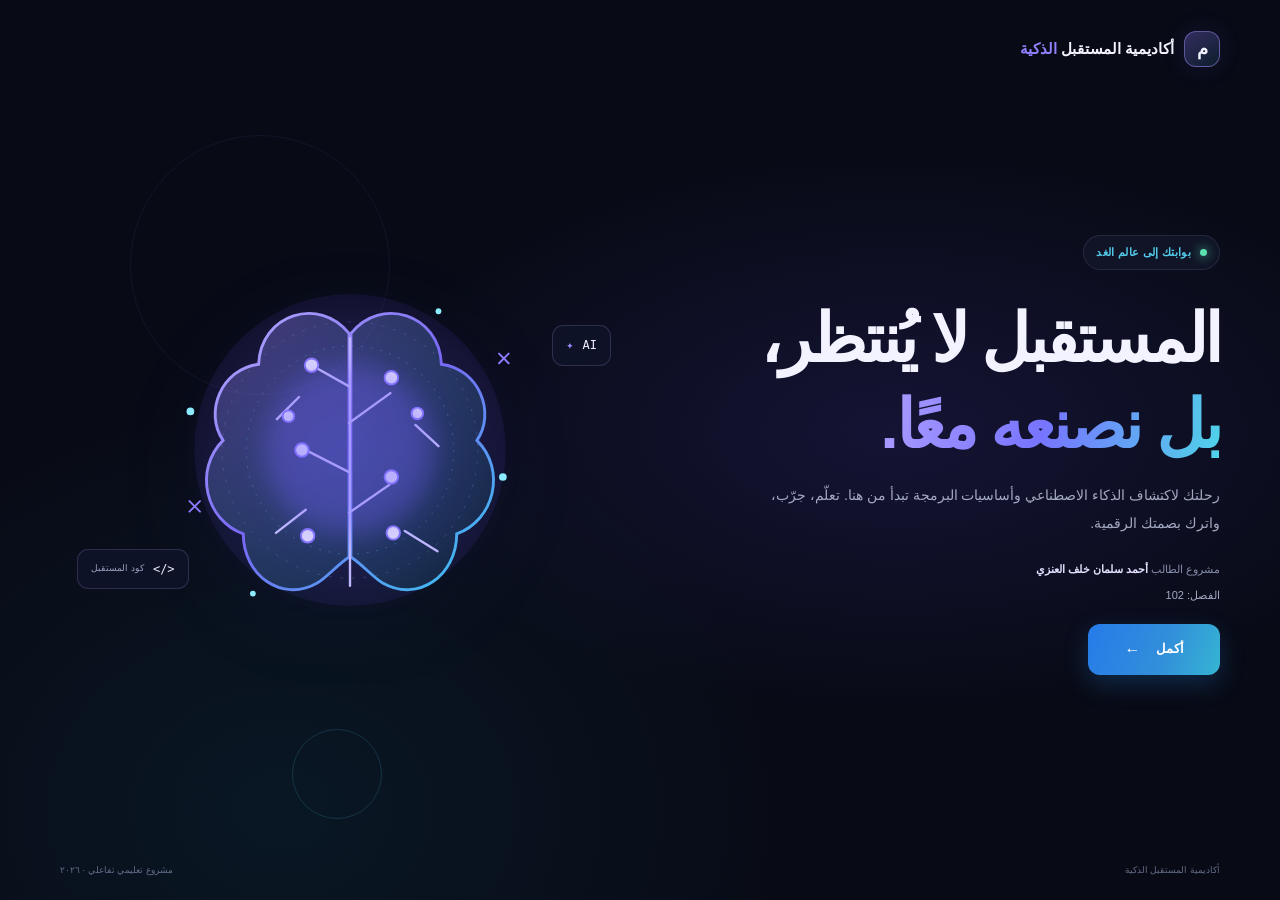
<file: index.html>
<!doctype html>
<html lang="ar" dir="rtl">
<head>
  <meta charset="utf-8">
  <meta name="viewport" content="width=device-width, initial-scale=1">
  <meta name="theme-color" content="#080b16">
  <meta name="description" content="مرحبًا بك في أكاديمية المستقبل الذكية، مشروع تعليمي تفاعلي في الذكاء الاصطناعي والبرمجة.">
  <title>أكاديمية المستقبل الذكية | البداية</title>
  <link rel="stylesheet" href="styles.css">
</head>
<body class="welcome-page">
  <main class="welcome-shell">
    <a class="brand welcome-brand" href="index.html" aria-label="أكاديمية المستقبل الذكية">
      <span class="brand-mark" aria-hidden="true">م</span>
      <span>أكاديمية المستقبل <span class="brand-accent">الذكية</span></span>
    </a>
    <div class="welcome-content">
      <span class="eyebrow"><span class="status-dot"></span> بوابتك إلى عالم الغد</span>
      <h1>المستقبل لا يُنتظر،<br><span class="gradient-text">بل نصنعه معًا.</span></h1>
      <p class="welcome-copy">رحلتك لاكتشاف الذكاء الاصطناعي وأساسيات البرمجة تبدأ من هنا. تعلّم، جرّب، واترك بصمتك الرقمية.</p>
      <p class="student-credit">مشروع الطالب <strong>أحمد سلمان خلف العنزي</strong><span class="student-class">الفصل: 102</span></p>
      <a class="button button-primary button-large welcome-continue" href="home.html">
        أكمل <span aria-hidden="true">←</span>
      </a>
    </div>
    <div class="welcome-orbit orbit-one" aria-hidden="true"></div>
    <div class="welcome-orbit orbit-two" aria-hidden="true"></div>
    <div class="welcome-art" aria-hidden="true">
      <div class="welcome-art-glow"></div>
      <img src="images/ai-brain.svg" alt="">
      <span class="float-chip chip-top">AI <span>✦</span></span>
      <span class="float-chip chip-bottom">&lt;/&gt; <span>كود المستقبل</span></span>
    </div>
    <footer class="welcome-footer"><span>أكاديمية المستقبل الذكية</span><span>مشروع تعليمي تفاعلي · ٢٠٢٦</span></footer>
  </main>
</body>
</html>
</file>
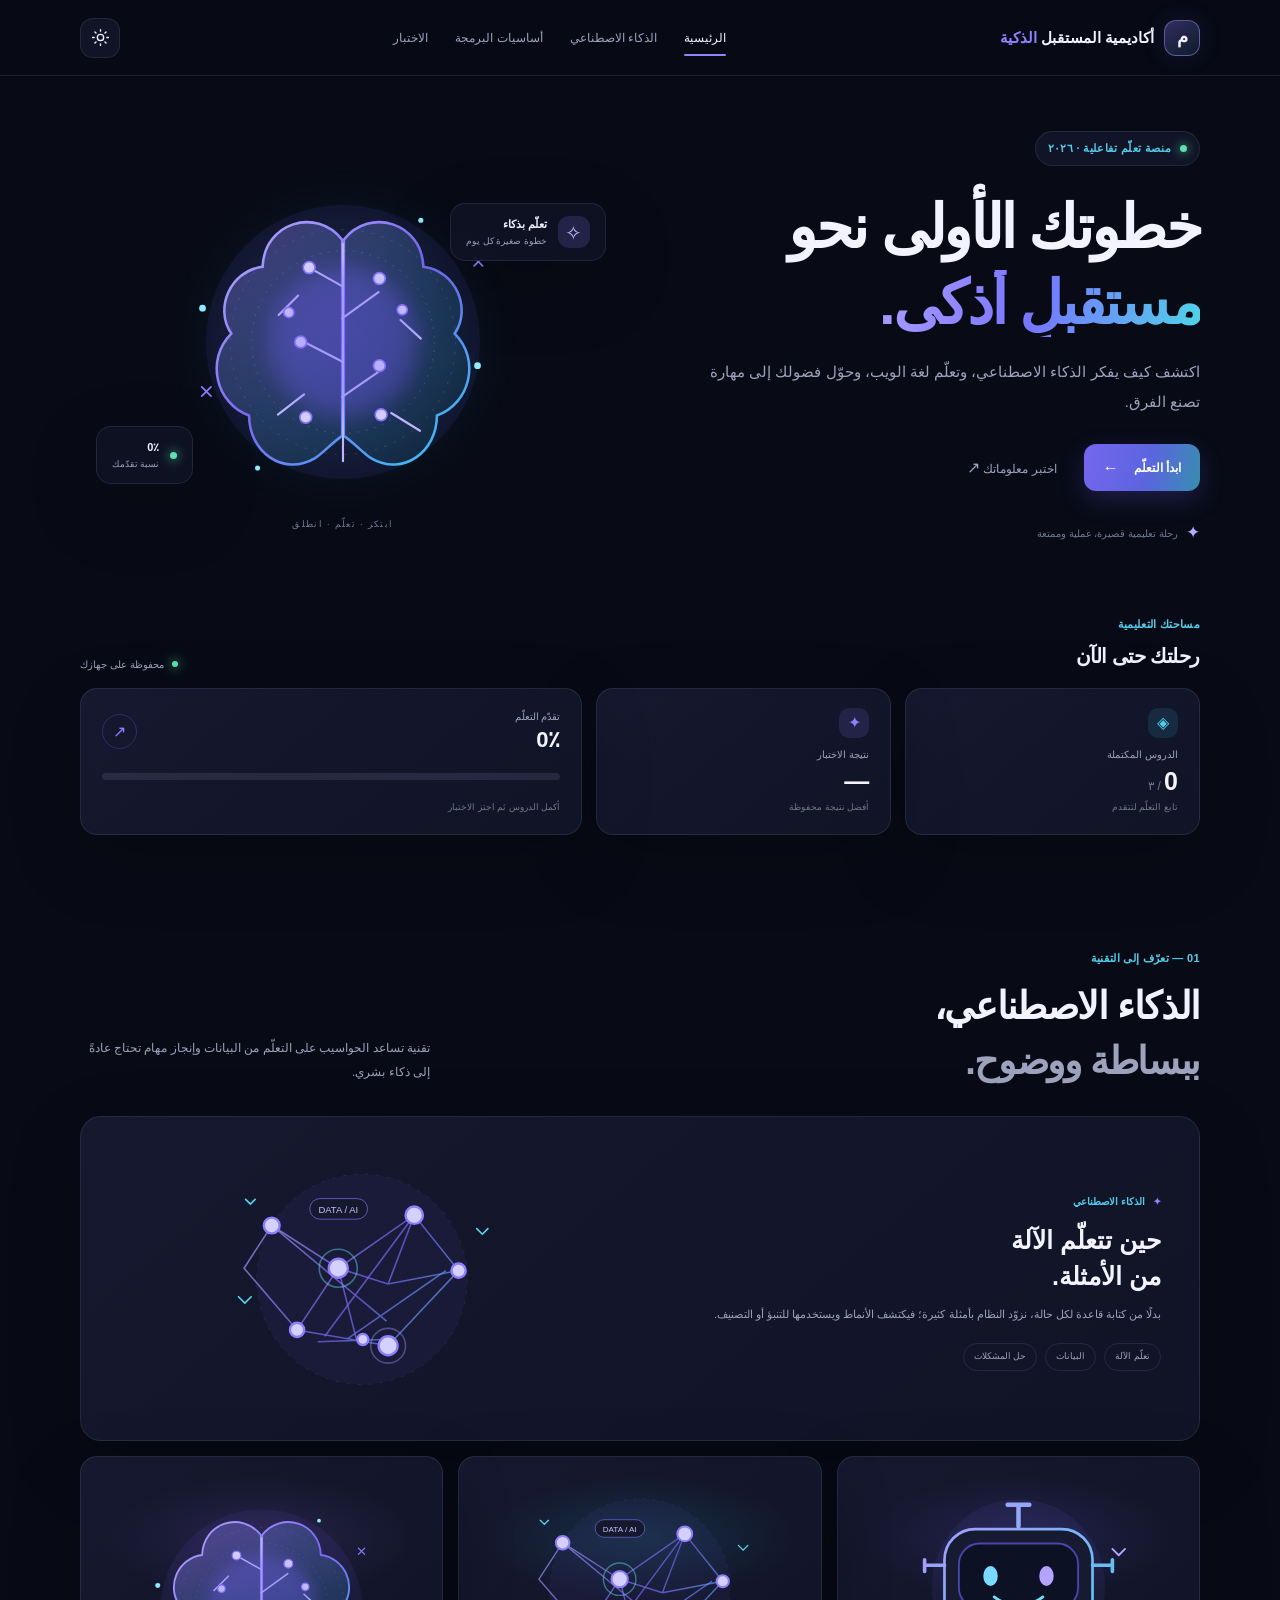
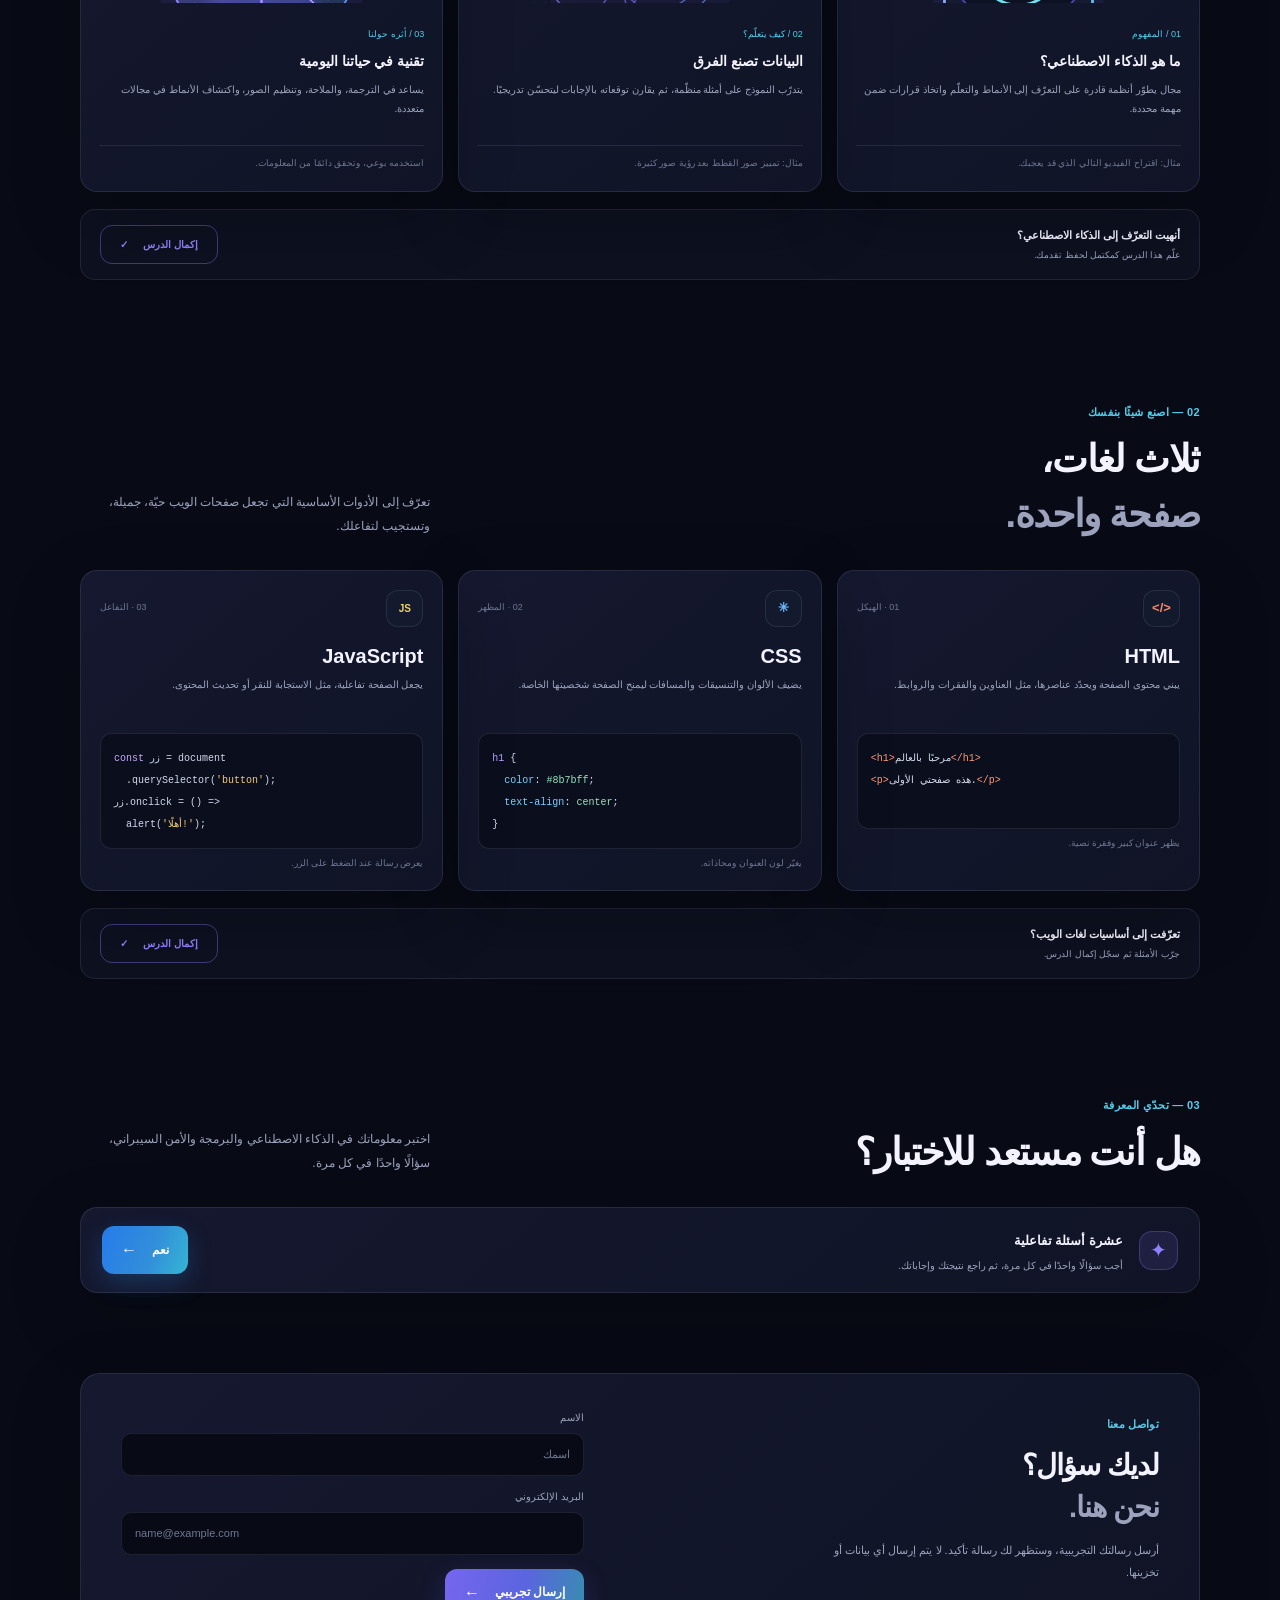
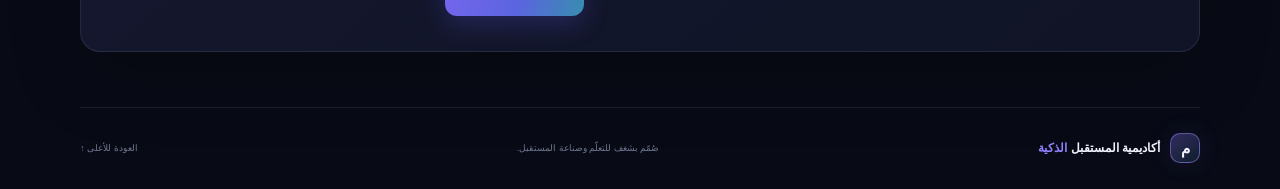
<file: home.html>
<!doctype html>
<html lang="ar" dir="rtl" data-theme="dark">
<head>
  <meta charset="utf-8">
  <meta name="viewport" content="width=device-width, initial-scale=1">
  <meta name="theme-color" content="#080b16">
  <meta name="description" content="منصة تعليمية تفاعلية لتعلم الذكاء الاصطناعي وHTML وCSS وJavaScript، مع اختبار وشهادة إنجاز.">
  <title>أكاديمية المستقبل الذكية | لوحة التعلم</title>
  <link rel="stylesheet" href="styles.css">
  <script src="app.js" defer></script>
</head>
<body>
  <a class="skip-link" href="#main">انتقل إلى المحتوى</a>
  <header class="site-header">
    <a class="brand" href="home.html" aria-label="أكاديمية المستقبل الذكية، الرئيسية">
      <span class="brand-mark" aria-hidden="true">م</span>
      <span>أكاديمية المستقبل <span class="brand-accent">الذكية</span></span>
    </a>
    <button class="icon-button menu-toggle" type="button" aria-label="فتح قائمة التنقل" aria-expanded="false" aria-controls="primary-nav">
      <svg viewBox="0 0 24 24" aria-hidden="true"><path d="M4 7h16M4 12h16M4 17h16"/></svg>
    </button>
    <nav class="main-nav" id="primary-nav" aria-label="التنقل الرئيسي">
      <a class="nav-link active" href="#home">الرئيسية</a>
      <a class="nav-link" href="#ai">الذكاء الاصطناعي</a>
      <a class="nav-link" href="#coding">أساسيات البرمجة</a>
      <a class="nav-link" href="quiz.html">الاختبار</a>
    </nav>
    <button class="icon-button theme-toggle" type="button" aria-label="تفعيل الوضع النهاري" title="تبديل المظهر">
      <svg class="theme-icon" viewBox="0 0 24 24" aria-hidden="true"><circle cx="12" cy="12" r="4"/><path d="M12 2v2m0 16v2M4.93 4.93l1.42 1.42m11.3 11.3 1.42 1.42M2 12h2m16 0h2M4.93 19.07l1.42-1.42m11.3-11.3 1.42-1.42"/></svg>
    </button>
  </header>

  <main id="main">
    <section class="hero section-wrap" id="home">
      <div class="hero-copy reveal">
        <span class="eyebrow"><span class="status-dot"></span> منصة تعلّم تفاعلية · ٢٠٢٦</span>
        <h1>خطوتك الأولى نحو<br><span class="gradient-text">مستقبلٍ أذكى.</span></h1>
        <p>اكتشف كيف يفكر الذكاء الاصطناعي، وتعلّم لغة الويب، وحوّل فضولك إلى مهارة تصنع الفرق.</p>
        <div class="hero-actions">
          <a class="button button-primary" href="#ai">ابدأ التعلّم <span aria-hidden="true">←</span></a>
          <a class="text-link" href="quiz.html">اختبر معلوماتك <span aria-hidden="true">↗</span></a>
        </div>
        <div class="hero-proof"><span class="proof-icon">✦</span><span>رحلة تعليمية قصيرة، عملية وممتعة</span></div>
      </div>
      <div class="hero-visual reveal">
        <div class="hero-glow"></div>
        <img class="hero-image" src="images/ai-brain.svg" alt="رسم توضيحي لشبكة ذكاء اصطناعي مضيئة">
        <div class="floating-card float-card-top"><span class="mini-icon purple">✧</span><span><strong>تعلّم بذكاء</strong><small>خطوة صغيرة كل يوم</small></span></div>
        <div class="floating-card float-card-bottom"><span class="live-pulse"></span><span><strong id="hero-progress">٠٪</strong><small>نسبة تقدّمك</small></span></div>
        <div class="visual-caption">ابتكر · تعلّم · انطلق</div>
      </div>
    </section>

    <section class="dashboard section-wrap" aria-label="لوحة تقدمي">
      <div class="dashboard-heading">
        <div><span class="section-kicker">مساحتك التعليمية</span><h2>رحلتك حتى الآن</h2></div>
        <span class="dashboard-tag"><span class="status-dot"></span> محفوظة على جهازك</span>
      </div>
      <div class="dashboard-grid">
        <article class="stat-card glass-card">
          <span class="stat-icon icon-blue">◈</span><span class="stat-label">الدروس المكتملة</span>
          <strong class="stat-value"><span id="completed-count">٠</span><small> / ٣</small></strong>
          <span class="stat-note">تابع التعلّم لتتقدم</span>
        </article>
        <article class="stat-card glass-card">
          <span class="stat-icon icon-violet">✦</span><span class="stat-label">نتيجة الاختبار</span>
          <strong class="stat-value"><span id="best-score">—</span><small id="score-unit"></small></strong>
          <span class="stat-note">أفضل نتيجة محفوظة</span>
        </article>
        <article class="progress-card glass-card">
          <div class="progress-heading"><div><span class="stat-label">تقدّم التعلّم</span><strong id="progress-label">٠٪</strong></div><span class="progress-ring" aria-hidden="true">↗</span></div>
          <div class="progress-track" role="progressbar" aria-label="التقدم في التعلم" aria-valuemin="0" aria-valuemax="100" aria-valuenow="0" id="progress-bar"><span id="progress-fill"></span></div>
          <span class="stat-note">أكمل الدروس ثم اجتز الاختبار</span>
        </article>
      </div>
    </section>

    <section class="content-section section-wrap" id="ai">
      <div class="section-heading reveal">
        <div><span class="section-kicker">01 — تعرّف إلى التقنية</span><h2>الذكاء الاصطناعي،<br><span class="muted-heading">ببساطة ووضوح.</span></h2></div>
        <p>تقنية تساعد الحواسيب على التعلّم من البيانات وإنجاز مهام تحتاج عادةً إلى ذكاء بشري.</p>
      </div>
      <div class="ai-feature glass-card reveal">
        <div class="ai-feature-copy">
          <span class="feature-label"><span>✦</span> الذكاء الاصطناعي</span>
          <h3>حين تتعلّم الآلة<br>من الأمثلة.</h3>
          <p>بدلًا من كتابة قاعدة لكل حالة، نزوّد النظام بأمثلة كثيرة؛ فيكتشف الأنماط ويستخدمها للتنبؤ أو التصنيف.</p>
          <div class="feature-tags"><span>تعلّم الآلة</span><span>البيانات</span><span>حل المشكلات</span></div>
        </div>
        <div class="ai-feature-art"><img src="images/ai-data.svg" alt="تمثيل بصري للبيانات والشبكات الذكية" loading="lazy"></div>
      </div>
      <div class="concept-grid">
        <article class="concept-card glass-card reveal">
          <div class="concept-image"><img src="images/ai-robot.svg" alt="رسم توضيحي لمساعد ذكي" loading="lazy"></div>
          <span class="concept-number">01 / المفهوم</span><h3>ما هو الذكاء الاصطناعي؟</h3>
          <p>مجال يطوّر أنظمة قادرة على التعرّف إلى الأنماط والتعلّم واتخاذ قرارات ضمن مهمة محددة.</p>
          <span class="concept-example">مثال: اقتراح الفيديو التالي الذي قد يعجبك.</span>
        </article>
        <article class="concept-card glass-card reveal">
          <div class="concept-image image-variant"><img src="images/ai-data.svg" alt="نقاط بيانات مترابطة" loading="lazy"></div>
          <span class="concept-number">02 / كيف يتعلّم؟</span><h3>البيانات تصنع الفرق</h3>
          <p>يتدرّب النموذج على أمثلة منظّمة، ثم يقارن توقعاته بالإجابات ليتحسّن تدريجيًا.</p>
          <span class="concept-example">مثال: تمييز صور القطط بعد رؤية صور كثيرة.</span>
        </article>
        <article class="concept-card glass-card reveal">
          <div class="concept-image image-variant-two"><img src="images/ai-brain.svg" alt="شبكة عصبية مضيئة" loading="lazy"></div>
          <span class="concept-number">03 / أثره حولنا</span><h3>تقنية في حياتنا اليومية</h3>
          <p>يساعد في الترجمة، والملاحة، وتنظيم الصور، واكتشاف الأنماط في مجالات متعددة.</p>
          <span class="concept-example">استخدمه بوعي، وتحقق دائمًا من المعلومات.</span>
        </article>
      </div>
      <div class="lesson-action">
        <p><strong>أنهيت التعرّف إلى الذكاء الاصطناعي؟</strong><span>علّم هذا الدرس كمكتمل لحفظ تقدمك.</span></p>
        <button class="button button-outline lesson-button" type="button" data-lesson="ai">إكمال الدرس <span aria-hidden="true">✓</span></button>
      </div>
    </section>

    <section class="content-section coding-section section-wrap" id="coding">
      <div class="section-heading reveal">
        <div><span class="section-kicker">02 — اصنع شيئًا بنفسك</span><h2>ثلاث لغات،<br><span class="muted-heading">صفحة واحدة.</span></h2></div>
        <p>تعرّف إلى الأدوات الأساسية التي تجعل صفحات الويب حيّة، جميلة، وتستجيب لتفاعلك.</p>
      </div>
      <div class="code-grid">
        <article class="code-card glass-card reveal">
          <div class="code-card-top"><span class="language-icon html-icon">&lt;/&gt;</span><span class="code-badge">01 · الهيكل</span></div>
          <h3>HTML</h3><p>يبني محتوى الصفحة ويحدّد عناصرها، مثل العناوين والفقرات والروابط.</p>
          <pre class="code-sample"><code><span class="code-tag">&lt;h1&gt;</span>مرحبًا بالعالم<span class="code-tag">&lt;/h1&gt;</span>
<span class="code-tag">&lt;p&gt;</span>هذه صفحتي الأولى.<span class="code-tag">&lt;/p&gt;</span></code></pre>
          <p class="code-caption">يظهر عنوان كبير وفقرة نصية.</p>
        </article>
        <article class="code-card glass-card reveal">
          <div class="code-card-top"><span class="language-icon css-icon">✳</span><span class="code-badge">02 · المظهر</span></div>
          <h3>CSS</h3><p>يضيف الألوان والتنسيقات والمسافات ليمنح الصفحة شخصيتها الخاصة.</p>
          <pre class="code-sample"><code><span class="code-selector">h1</span> {
  <span class="code-property">color</span>: <span class="code-value">#8b7bff</span>;
  <span class="code-property">text-align</span>: <span class="code-value">center</span>;
}</code></pre>
          <p class="code-caption">يغيّر لون العنوان ومحاذاته.</p>
        </article>
        <article class="code-card glass-card reveal">
          <div class="code-card-top"><span class="language-icon js-icon">JS</span><span class="code-badge">03 · التفاعل</span></div>
          <h3>JavaScript</h3><p>يجعل الصفحة تفاعلية، مثل الاستجابة للنقر أو تحديث المحتوى.</p>
          <pre class="code-sample"><code><span class="code-keyword">const</span> زر = document
  .querySelector(<span class="code-string">'button'</span>);
زر.onclick = () =&gt;
  alert(<span class="code-string">'أهلًا!'</span>);</code></pre>
          <p class="code-caption">يعرض رسالة عند الضغط على الزر.</p>
        </article>
      </div>
      <div class="lesson-action">
        <p><strong>تعرّفت إلى أساسيات لغات الويب؟</strong><span>جرّب الأمثلة ثم سجّل إكمال الدرس.</span></p>
        <button class="button button-outline lesson-button" type="button" data-lesson="coding">إكمال الدرس <span aria-hidden="true">✓</span></button>
      </div>
    </section>

    <section class="content-section quiz-section section-wrap" id="quiz">
      <div class="section-heading reveal">
        <div><span class="section-kicker">03 — تحدّي المعرفة</span><h2>هل أنت مستعد للاختبار؟</h2></div>
        <p>اختبر معلوماتك في الذكاء الاصطناعي والبرمجة والأمن السيبراني، سؤالًا واحدًا في كل مرة.</p>
      </div>
      <div class="quiz-invitation glass-card reveal">
        <span class="invitation-icon" aria-hidden="true">✦</span>
        <div><strong>عشرة أسئلة تفاعلية</strong><p>أجب سؤالًا واحدًا في كل مرة، ثم راجع نتيجتك وإجاباتك.</p></div>
        <a class="button button-primary quiz-start-link" href="quiz.html">نعم <span aria-hidden="true">←</span></a>
      </div>
    </section>

    <section class="contact-section section-wrap" id="contact">
      <div class="contact-card glass-card reveal">
        <div class="contact-copy"><span class="section-kicker">تواصل معنا</span><h2>لديك سؤال؟<br><span class="muted-heading">نحن هنا.</span></h2><p>أرسل رسالتك التجريبية، وستظهر لك رسالة تأكيد. لا يتم إرسال أي بيانات أو تخزينها.</p></div>
        <form class="contact-form" id="contact-form">
          <label class="field-label" for="contact-name">الاسم</label><input class="text-input" id="contact-name" name="name" type="text" placeholder="اسمك" required maxlength="80" autocomplete="name">
          <label class="field-label" for="contact-email">البريد الإلكتروني</label><input class="text-input" id="contact-email" name="email" type="email" placeholder="name@example.com" required maxlength="120" autocomplete="email" dir="ltr">
          <button class="button button-primary contact-submit" type="submit">إرسال تجريبي <span aria-hidden="true">←</span></button>
          <p class="form-message" id="contact-message" role="status" aria-live="polite" hidden></p>
        </form>
      </div>
    </section>
  </main>
  <footer class="site-footer section-wrap"><a class="brand footer-brand" href="home.html"><span class="brand-mark" aria-hidden="true">م</span><span>أكاديمية المستقبل <span class="brand-accent">الذكية</span></span></a><p>صُمّم بشغف للتعلّم وصناعة المستقبل.</p><a class="back-to-top" href="#home">العودة للأعلى ↑</a></footer>
</body>
</html>
</file>
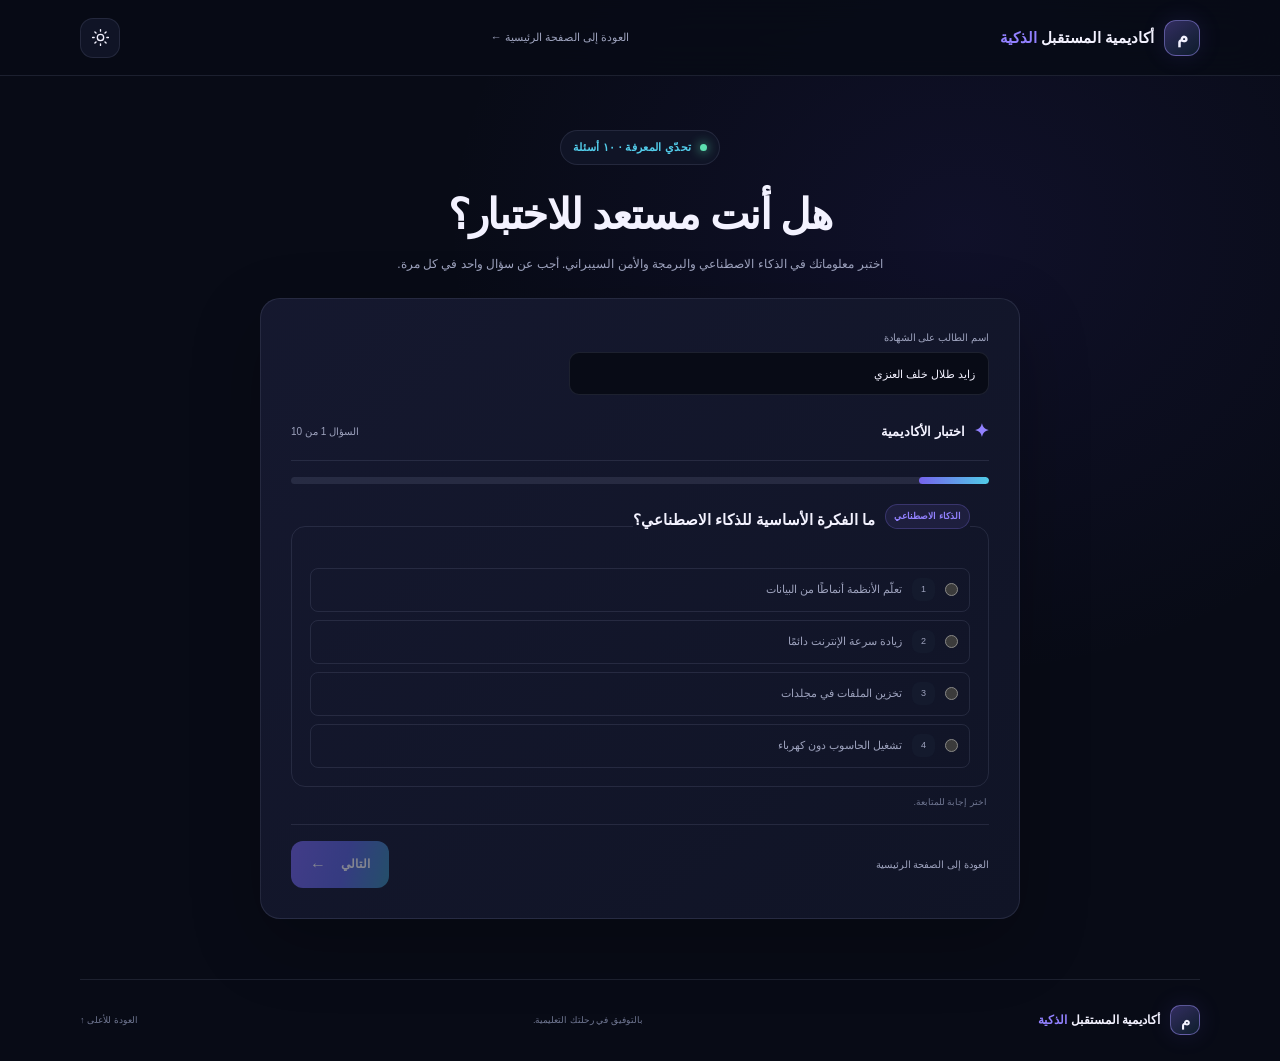
<file: quiz.html>
<!doctype html>
<html lang="ar" dir="rtl" data-theme="dark">
<head>
  <meta charset="utf-8">
  <meta name="viewport" content="width=device-width, initial-scale=1">
  <meta name="theme-color" content="#080b16">
  <meta name="description" content="اختبار تفاعلي من عشرة أسئلة في الذكاء الاصطناعي والبرمجة والأمن السيبراني.">
  <title>أكاديمية المستقبل الذكية | الاختبار</title>
  <link rel="stylesheet" href="styles.css">
  <script src="quiz.js" defer></script>
</head>
<body class="quiz-page">
  <a class="skip-link" href="#main">انتقل إلى الاختبار</a>
  <header class="site-header quiz-header">
    <a class="brand" href="home.html" aria-label="العودة إلى أكاديمية المستقبل الذكية">
      <span class="brand-mark" aria-hidden="true">م</span>
      <span>أكاديمية المستقبل <span class="brand-accent">الذكية</span></span>
    </a>
    <a class="back-to-home" href="home.html">العودة إلى الصفحة الرئيسية <span aria-hidden="true">←</span></a>
    <button class="icon-button theme-toggle" type="button" aria-label="تفعيل الوضع النهاري" title="تبديل المظهر">
      <svg viewBox="0 0 24 24" aria-hidden="true"><circle cx="12" cy="12" r="4"/><path d="M12 2v2m0 16v2M4.93 4.93l1.42 1.42m11.3 11.3 1.42 1.42M2 12h2m16 0h2M4.93 19.07l1.42-1.42m11.3-11.3 1.42-1.42"/></svg>
    </button>
  </header>

  <main class="quiz-main section-wrap" id="main">
    <section class="quiz-page-heading">
      <span class="eyebrow"><span class="status-dot"></span> تحدّي المعرفة · ١٠ أسئلة</span>
      <h1>هل أنت مستعد للاختبار؟</h1>
      <p>اختبر معلوماتك في الذكاء الاصطناعي والبرمجة والأمن السيبراني. أجب عن سؤال واحد في كل مرة.</p>
    </section>

    <section class="quiz-panel glass-card standalone-quiz" aria-label="اختبار الأكاديمية">
      <form id="quiz-form">
        <div class="quiz-fields quiz-name-field">
          <label class="field-label" for="student-name">اسم الطالب على الشهادة</label>
          <input class="text-input" id="student-name" name="studentName" type="text" maxlength="60" required autocomplete="name">
        </div>
        <div class="single-question-area" id="single-question-area">
          <div class="single-question-top">
            <span class="quiz-topline"><span class="quiz-mark">✦</span>اختبار الأكاديمية</span>
            <span class="question-position" id="question-position">السؤال ١ من ١٠</span>
          </div>
          <div class="progress-track question-progress" role="progressbar" aria-label="التقدم في الاختبار" aria-valuemin="0" aria-valuemax="10" aria-valuenow="1">
            <span id="question-progress-fill"></span>
          </div>
          <div id="current-question"></div>
          <p class="question-hint" id="question-hint" aria-live="polite">اختر إجابة للمتابعة.</p>
          <div class="quiz-submit-row single-question-actions">
            <a class="text-link" href="home.html">العودة إلى الصفحة الرئيسية</a>
            <button class="button button-primary" id="next-question" type="button" disabled>التالي <span aria-hidden="true">←</span></button>
          </div>
        </div>
      </form>

      <section class="quiz-finish" id="quiz-finish" aria-live="polite" hidden>
        <div class="finish-icon" aria-hidden="true">✦</div>
        <h2 id="finish-title">نتيجتك</h2>
        <p class="finish-summary" id="finish-summary"></p>
        <div class="finish-score"><strong id="score-out-of-ten">٠ / ١٠</strong><span id="score-percentage">٠٪</span></div>
        <div class="answer-review" id="answer-review"></div>
        <div class="finish-actions">
          <button class="button button-outline" id="retry-quiz" type="button">إعادة الاختبار <span aria-hidden="true">↻</span></button>
          <a class="button button-primary" href="home.html">العودة إلى الصفحة الرئيسية <span aria-hidden="true">←</span></a>
        </div>
      </section>
    </section>

    <section class="certificate-section quiz-certificate" id="certificate" hidden>
      <div class="certificate-intro"><span class="section-kicker">إنجاز يستحق الاحتفاء</span><h2>أكملت التحدي. <span class="gradient-text">أحسنت!</span></h2><p>شهادتك جاهزة للطباعة.</p></div>
      <article class="certificate" id="certificate-card">
        <div class="certificate-inner">
          <div class="certificate-top"><span class="brand-mark" aria-hidden="true">م</span><span>أكاديمية المستقبل الذكية</span><span class="certificate-stars">✦ ✧ ✦</span></div>
          <div class="certificate-content"><span class="certificate-overline">شهادة إنجاز</span><h2>شهادة إتمام</h2><p>تشهد الأكاديمية بأن الطالب/ة</p><strong class="certificate-name" id="certificate-name">—</strong><p>قد اجتاز اختبار الذكاء الاصطناعي والبرمجة والأمن السيبراني</p><div class="certificate-score"><span>النتيجة</span><strong id="certificate-score">٠ / ١٠</strong></div></div>
          <div class="certificate-footer"><span>مشروع تعليمي تفاعلي</span><span>تاريخ الإنجاز: <strong id="certificate-date">—</strong></span></div>
        </div>
      </article>
      <button class="button button-primary print-button" id="print-certificate" type="button">طباعة الشهادة <span aria-hidden="true">↗</span></button>
    </section>
  </main>
  <footer class="site-footer section-wrap quiz-footer">
    <a class="brand footer-brand" href="home.html"><span class="brand-mark" aria-hidden="true">م</span><span>أكاديمية المستقبل <span class="brand-accent">الذكية</span></span></a>
    <p>بالتوفيق في رحلتك التعليمية.</p>
    <a class="back-to-top" href="#main">العودة للأعلى ↑</a>
  </footer>
</body>
</html>
</file>
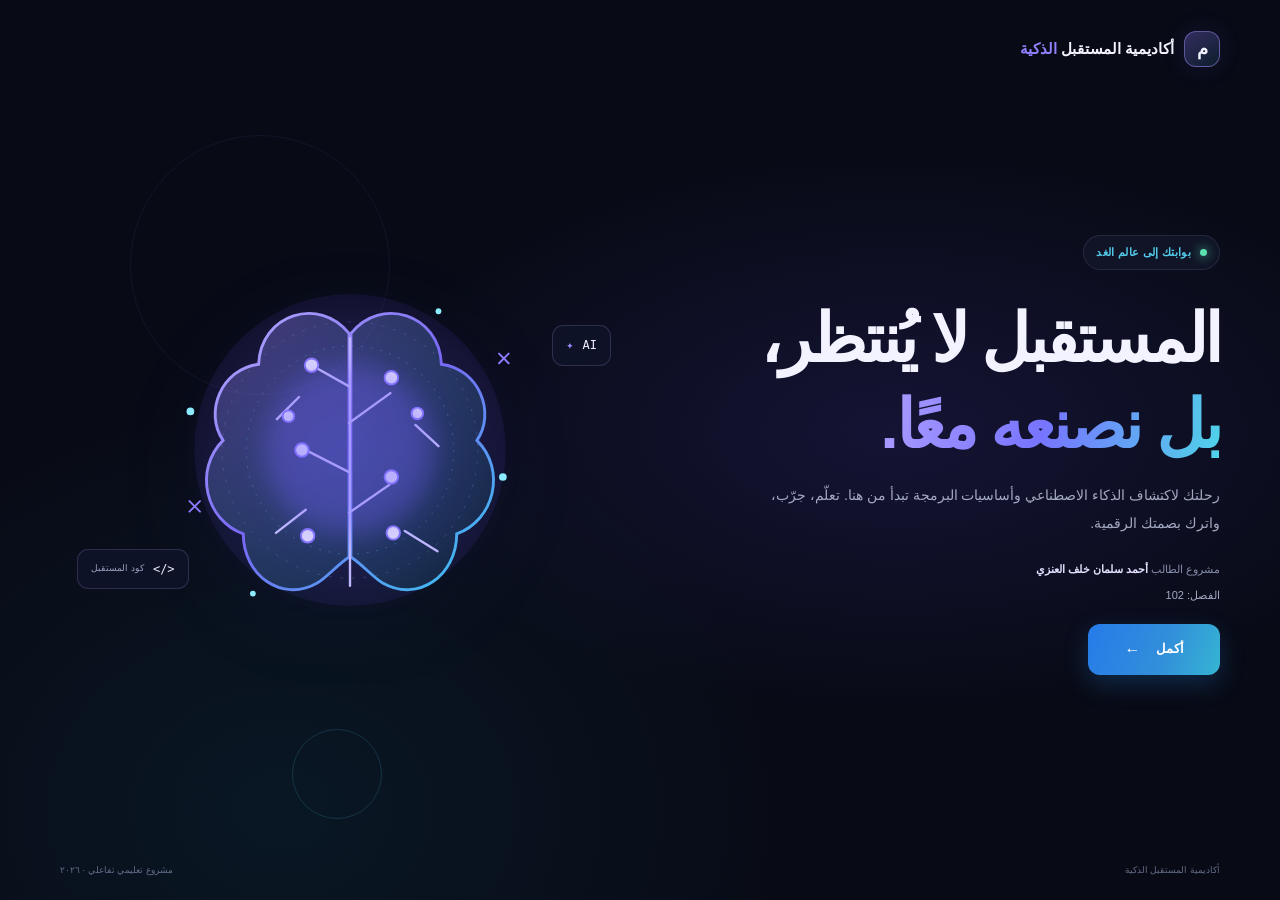
<file: welcome.html>
<!doctype html>
<html lang="ar" dir="rtl">
<head>
  <meta charset="utf-8">
  <meta name="viewport" content="width=device-width, initial-scale=1">
  <meta http-equiv="refresh" content="0; url=index.html">
  <link rel="canonical" href="index.html">
  <title>أكاديمية المستقبل الذكية | البداية</title>
</head>
<body>
  <p>انتقل إلى <a href="index.html">صفحة الترحيب</a>.</p>
</body>
</html>
</file>
<file: styles.css>
:root {
  color-scheme: dark;
  --page: #080b16;
  --surface: #101426;
  --surface-raised: #141a2d;
  --text: #f3f2ff;
  --muted: #9da2bd;
  --faint: #707792;
  --line: rgba(167, 174, 218, .13);
  --purple: #9281ff;
  --blue: #53cdeb;
  --green: #5de0b0;
  --shadow: 0 24px 70px rgba(0, 0, 0, .24);
  --font: "Segoe UI", Tahoma, Arial, sans-serif;
}

html[data-theme="light"] {
  color-scheme: light;
  --page: #f5f6fc;
  --surface: #fff;
  --surface-raised: #f3f3fd;
  --text: #17192e;
  --muted: #626881;
  --faint: #7d829a;
  --line: rgba(49, 55, 102, .13);
  --purple: #6654e8;
  --blue: #1687ad;
  --green: #148d6b;
  --shadow: 0 24px 70px rgba(45, 50, 93, .1);
}

* { box-sizing: border-box; }
html { scroll-behavior: smooth; scroll-padding-top: 90px; }
body { margin: 0; background: var(--page); color: var(--text); font-family: var(--font); line-height: 1.7; transition: background-color .25s, color .25s; }
button, input { font: inherit; }
a { color: inherit; text-decoration: none; }
button { color: inherit; }
img { display: block; max-width: 100%; }
[hidden] { display: none !important; }
.skip-link { position: fixed; top: 8px; right: 8px; z-index: 99; padding: 10px 16px; border-radius: 10px; background: var(--purple); color: white; transform: translateY(-150%); }
.skip-link:focus { transform: translateY(0); }
.section-wrap { width: min(1120px, calc(100% - 48px)); margin-inline: auto; }
.site-header { position: sticky; z-index: 20; top: 0; display: flex; align-items: center; justify-content: space-between; gap: 25px; min-height: 76px; padding: 0 max(24px, calc((100% - 1120px)/2)); border-bottom: 1px solid var(--line); background: color-mix(in srgb, var(--page) 84%, transparent); backdrop-filter: blur(20px); }
.brand { display: inline-flex; align-items: center; gap: 10px; font-size: 15px; font-weight: 750; white-space: nowrap; }
.brand-mark { display: grid; width: 36px; height: 36px; place-items: center; border: 1px solid rgba(164, 146, 255, .48); border-radius: 12px; background: linear-gradient(145deg, rgba(142, 119, 255, .32), rgba(69, 196, 232, .1)); color: var(--text); font-size: 18px; box-shadow: 0 0 24px rgba(125, 102, 248, .12); }
.brand-accent { color: var(--purple); }
.main-nav { display: flex; align-items: center; gap: 27px; }
.nav-link { position: relative; padding: 26px 0 24px; color: var(--muted); font-size: 12px; transition: color .2s; }
.nav-link::after { position: absolute; right: 0; bottom: 17px; width: 0; height: 2px; border-radius: 3px; background: var(--purple); content: ""; transition: width .2s; }
.nav-link:hover, .nav-link.active { color: var(--text); }
.nav-link:hover::after, .nav-link.active::after { width: 100%; }
.icon-button { display: grid; width: 40px; height: 40px; flex: 0 0 auto; place-items: center; border: 1px solid var(--line); border-radius: 13px; background: var(--surface); cursor: pointer; transition: border-color .2s, transform .2s; }
.icon-button:hover { transform: translateY(-2px); border-color: var(--purple); }
.icon-button svg { width: 19px; fill: none; stroke: currentColor; stroke-width: 1.7; stroke-linecap: round; stroke-linejoin: round; }
.menu-toggle { display: none; }
.hero { position: relative; display: grid; min-height: 505px; grid-template-columns: 1fr .94fr; align-items: center; gap: 35px; padding-block: 55px 45px; }
.hero-copy { position: relative; z-index: 1; padding-bottom: 4px; }
.eyebrow, .section-kicker { color: var(--blue); font-size: 11px; font-weight: 700; letter-spacing: .03em; }
.eyebrow { display: inline-flex; align-items: center; gap: 9px; padding: 7px 12px; border: 1px solid var(--line); border-radius: 30px; background: var(--surface); }
.status-dot, .live-pulse { width: 7px; height: 7px; border-radius: 50%; background: var(--green); box-shadow: 0 0 11px var(--green); }
.hero h1, .welcome-content h1 { margin: 24px 0 14px; font-size: clamp(38px, 5vw, 60px); font-weight: 780; letter-spacing: -.045em; line-height: 1.28; }
.gradient-text { background: linear-gradient(100deg, #a698ff 5%, #7774ff 48%, #4fd3e9 100%); background-clip: text; -webkit-text-fill-color: transparent; }
.hero-copy > p { max-width: 490px; margin: 0; color: var(--muted); font-size: 15px; line-height: 2; }
.hero-actions { display: flex; align-items: center; gap: 27px; margin-top: 27px; }
.button { display: inline-flex; min-height: 45px; align-items: center; justify-content: center; gap: 15px; padding: 10px 19px; border: 0; border-radius: 12px; font-size: 12px; font-weight: 700; cursor: pointer; transition: transform .2s, box-shadow .2s, border-color .2s; }
.button:hover { transform: translateY(-2px); }
.button-primary { background: linear-gradient(105deg, #7666ee, #5b65df 55%, #378eaf); color: white; box-shadow: 0 9px 24px rgba(97, 82, 222, .25); }
.button-primary:hover { box-shadow: 0 12px 30px rgba(97, 82, 222, .38); }
.button-primary span, .text-link span { font-size: 16px; }
.text-link { color: var(--muted); font-size: 12px; transition: color .2s; }
.text-link:hover { color: var(--text); }
.hero-proof { display: flex; align-items: center; gap: 8px; margin-top: 28px; color: var(--faint); font-size: 10px; }
.proof-icon { color: #b7aaff; font-size: 17px; }
.hero-visual { position: relative; display: grid; min-height: 375px; place-items: center; isolation: isolate; }
.hero-glow { position: absolute; z-index: -1; width: 320px; height: 320px; border-radius: 50%; background: radial-gradient(circle, rgba(98, 79, 242, .24), rgba(22, 185, 225, .07) 47%, transparent 72%); filter: blur(12px); }
.hero-image { width: min(100%, 440px); animation: float 6s ease-in-out infinite; }
.floating-card { position: absolute; display: flex; align-items: center; gap: 11px; padding: 11px 15px; border: 1px solid var(--line); border-radius: 15px; background: color-mix(in srgb, var(--surface) 83%, transparent); box-shadow: var(--shadow); backdrop-filter: blur(14px); }
.floating-card strong, .floating-card small { display: block; }
.floating-card strong { font-size: 11px; }
.floating-card small { color: var(--muted); font-size: 9px; }
.float-card-top { top: 13%; right: 0; }
.float-card-bottom { bottom: 12%; left: 3%; }
.mini-icon { display: grid; width: 32px; height: 32px; place-items: center; border-radius: 11px; background: rgba(142, 121, 255, .17); color: #c4b8ff; font-size: 20px; }
.visual-caption { position: absolute; right: 50%; bottom: -3px; color: var(--faint); font-size: 9px; letter-spacing: .15em; transform: translateX(50%); }
.dashboard { padding-block: 12px 64px; }
.dashboard-heading { display: flex; align-items: end; justify-content: space-between; margin-bottom: 15px; }
.dashboard-heading h2 { margin: 2px 0 0; font-size: 20px; letter-spacing: -.025em; }
.dashboard-tag { display: inline-flex; align-items: center; gap: 8px; color: var(--muted); font-size: 10px; }
.dashboard-tag .status-dot { width: 6px; height: 6px; }
.dashboard-grid { display: grid; grid-template-columns: .88fr .88fr 1.5fr; gap: 14px; }
.glass-card { border: 1px solid var(--line); background: linear-gradient(140deg, color-mix(in srgb, var(--surface) 96%, #8d7cff 4%), var(--surface)); box-shadow: var(--shadow); }
.stat-card, .progress-card { min-height: 140px; padding: 19px 21px; border-radius: 17px; }
.stat-icon { display: inline-grid; width: 30px; height: 30px; margin-bottom: 8px; place-items: center; border-radius: 10px; font-size: 16px; }
.icon-blue { background: rgba(67, 196, 228, .12); color: var(--blue); }
.icon-violet { background: rgba(143, 121, 255, .14); color: var(--purple); }
.stat-label, .stat-note { display: block; color: var(--muted); font-size: 10px; }
.stat-value { display: block; margin-top: 2px; font-size: 25px; line-height: 1.3; }
.stat-value small { color: var(--faint); font-size: 12px; font-weight: 500; }
.stat-note { margin-top: 3px; color: var(--faint); font-size: 9px; }
.progress-card { display: flex; flex-direction: column; justify-content: space-between; }
.progress-heading { display: flex; align-items: center; justify-content: space-between; }
.progress-heading strong { display: block; font-size: 22px; line-height: 1.4; }
.progress-ring { display: grid; width: 35px; height: 35px; place-items: center; border: 1px solid rgba(130, 113, 250, .25); border-radius: 50%; color: var(--purple); }
.progress-track { height: 7px; overflow: hidden; border-radius: 10px; background: var(--line); }
.progress-track span { display: block; width: 0; height: 100%; border-radius: inherit; background: linear-gradient(90deg, #7663ed, #50cce7); transition: width .45s ease; }
.content-section { padding-block: 44px 65px; }
.section-heading { display: flex; align-items: end; justify-content: space-between; gap: 30px; margin-bottom: 27px; }
.section-heading h2, .contact-copy h2, .certificate-intro h2 { margin: 8px 0 0; font-size: clamp(27px, 3.3vw, 38px); line-height: 1.45; letter-spacing: -.035em; }
.muted-heading { color: var(--muted); }
.section-heading > p { max-width: 350px; margin: 0 0 5px; color: var(--muted); font-size: 12px; line-height: 2; }
.ai-feature { display: grid; min-height: 260px; grid-template-columns: 1fr .9fr; align-items: center; gap: 15px; overflow: hidden; padding: 27px 38px; border-radius: 21px; }
.feature-label { color: var(--blue); font-size: 10px; font-weight: 700; }
.feature-label span { margin-left: 5px; color: var(--purple); }
.ai-feature h3 { margin: 9px 0; font-size: 25px; line-height: 1.45; }
.ai-feature-copy > p { max-width: 470px; margin: 0; color: var(--muted); font-size: 11px; line-height: 2; }
.feature-tags { display: flex; flex-wrap: wrap; gap: 8px; margin-top: 18px; }
.feature-tags span { padding: 5px 10px; border: 1px solid var(--line); border-radius: 30px; color: var(--muted); font-size: 9px; }
.ai-feature-art { display: grid; min-height: 205px; place-items: center; }
.ai-feature-art img { width: min(100%, 380px); }
.concept-grid { display: grid; grid-template-columns: repeat(3, 1fr); gap: 15px; margin-top: 15px; }
.concept-card { padding: 16px 18px 20px; border-radius: 17px; transition: transform .25s, border-color .25s; }
.concept-card:hover { transform: translateY(-4px); border-color: rgba(143, 121, 255, .4); }
.concept-image { display: grid; height: 130px; margin-bottom: 15px; place-items: center; overflow: hidden; border-radius: 12px; background: radial-gradient(ellipse, rgba(112, 93, 248, .16), transparent 68%); }
.concept-image img { width: 100%; height: 100%; object-fit: contain; }
.image-variant { background: radial-gradient(ellipse, rgba(40, 190, 219, .14), transparent 68%); }
.image-variant-two { background: radial-gradient(ellipse, rgba(150, 100, 238, .15), transparent 68%); }
.concept-number, .code-badge { color: var(--blue); font-size: 9px; }
.concept-card h3 { margin: 5px 0 6px; font-size: 14px; }
.concept-card > p { min-height: 52px; margin: 0; color: var(--muted); font-size: 10px; line-height: 1.9; }
.concept-example { display: block; margin-top: 13px; padding-top: 10px; border-top: 1px solid var(--line); color: var(--faint); font-size: 9px; }
.lesson-action { display: flex; align-items: center; justify-content: space-between; gap: 20px; margin-top: 17px; padding: 15px 19px; border: 1px solid var(--line); border-radius: 15px; background: color-mix(in srgb, var(--surface) 70%, transparent); }
.lesson-action p { margin: 0; }
.lesson-action strong, .lesson-action p span { display: block; }
.lesson-action strong { font-size: 11px; }
.lesson-action p span { margin-top: 3px; color: var(--muted); font-size: 9px; }
.button-outline { min-height: 38px; border: 1px solid rgba(142, 121, 255, .4); background: transparent; color: var(--purple); font-size: 10px; }
.button-outline:hover { border-color: var(--purple); }
.button-outline.is-complete { border-color: rgba(93, 224, 176, .4); color: var(--green); }
.coding-section { padding-top: 52px; }
.code-grid { display: grid; grid-template-columns: repeat(3, 1fr); gap: 15px; }
.code-card { padding: 19px; border-radius: 17px; }
.code-card-top { display: flex; align-items: center; justify-content: space-between; }
.language-icon { display: grid; width: 37px; height: 37px; place-items: center; border: 1px solid var(--line); border-radius: 12px; background: var(--surface-raised); font-size: 13px; font-weight: 700; }
.html-icon { color: #f48a68; }
.css-icon { color: #67b9ff; }
.js-icon { color: #f0d26c; font-size: 10px; }
.code-badge { color: var(--faint); }
.code-card h3 { margin: 12px 0 2px; font-size: 20px; }
.code-card > p:not(.code-caption) { min-height: 43px; margin: 0; color: var(--muted); font-size: 10px; line-height: 1.9; }
.code-sample { min-height: 96px; margin: 15px 0 7px; padding: 13px; overflow-x: auto; border: 1px solid var(--line); border-radius: 11px; background: color-mix(in srgb, var(--page) 80%, #171a36); direction: ltr; text-align: left; }
.code-sample code { color: #d3d9ee; font-family: Consolas, "Courier New", monospace; font-size: 10px; line-height: 1.8; }
.code-tag { color: #ff9a79; }
.code-selector { color: #b5a2ff; }
.code-property { color: #7bd1ff; }
.code-value { color: #9be4bf; }
.code-keyword { color: #c6a9ff; }
.code-string { color: #f3cb7c; }
.code-caption { margin: 0; color: var(--faint); font-size: 9px; }
.quiz-section { padding-top: 46px; }
.quiz-invitation { display: grid; grid-template-columns: auto 1fr auto; align-items: center; gap: 16px; padding: 18px 21px; border-radius: 17px; }
.quiz-invitation strong { font-size: 13px; }
.quiz-invitation p { margin: 3px 0 0; color: var(--muted); font-size: 10px; }
.invitation-icon { display: grid; width: 39px; height: 39px; place-items: center; border: 1px solid rgba(142, 121, 255, .28); border-radius: 13px; background: rgba(142, 121, 255, .12); color: var(--purple); font-size: 20px; }
.quiz-start-link, .welcome-continue { background: linear-gradient(110deg, #267be9, #328fda 58%, #35b5d3); box-shadow: 0 9px 24px rgba(39, 130, 224, .25); }
.quiz-panel { max-width: 850px; margin: 0 auto; padding: 24px; border-radius: 20px; }
.quiz-topline { display: flex; align-items: center; gap: 9px; padding-bottom: 14px; border-bottom: 1px solid var(--line); font-size: 13px; font-weight: 700; }
.quiz-mark { color: var(--purple); font-size: 18px; }
.quiz-count { margin-right: auto; color: var(--muted); font-size: 10px; font-weight: 500; }
.quiz-fields { display: grid; grid-template-columns: 1fr; gap: 6px; margin: 17px 0; }
.field-label { color: var(--muted); font-size: 10px; }
.text-input { width: 100%; min-height: 43px; padding: 10px 13px; border: 1px solid var(--line); border-radius: 10px; outline: none; background: var(--page); color: var(--text); font-size: 11px; transition: border-color .2s, box-shadow .2s; }
.text-input::placeholder { color: var(--faint); }
.text-input:focus { border-color: var(--purple); box-shadow: 0 0 0 3px rgba(132, 112, 255, .12); }
.question-list { display: grid; grid-template-columns: repeat(2, 1fr); gap: 11px; }
.question-card { min-width: 0; margin: 0; padding: 12px; border: 1px solid var(--line); border-radius: 12px; }
.question-card legend { display: flex; align-items: center; gap: 8px; padding: 0 0 8px; font-size: 10px; font-weight: 650; }
.question-number { display: inline-grid; width: 23px; height: 23px; flex: 0 0 auto; place-items: center; border-radius: 8px; background: rgba(132, 112, 255, .15); color: var(--purple); font-size: 9px; }
.answer-options { display: grid; gap: 5px; }
.answer-option { display: flex; align-items: center; gap: 7px; min-height: 30px; padding: 4px 7px; border: 1px solid transparent; border-radius: 8px; color: var(--muted); font-size: 9px; cursor: pointer; transition: background .15s, border-color .15s; }
.answer-option:hover { border-color: var(--line); background: var(--surface-raised); }
.answer-option input { width: 13px; height: 13px; margin: 0; accent-color: var(--purple); }
.answer-letter { display: none; }
.quiz-submit-row { display: flex; align-items: center; justify-content: space-between; gap: 15px; margin-top: 20px; padding-top: 16px; border-top: 1px solid var(--line); }
.quiz-submit-row p { margin: 0; color: var(--muted); font-size: 10px; }
.quiz-submit-row p strong { color: var(--purple); }
.quiz-result { margin-top: 15px; padding: 13px 15px; border: 1px solid; border-radius: 11px; font-size: 11px; }
.result-pass { border-color: rgba(93, 224, 176, .35); background: rgba(93, 224, 176, .08); color: var(--green); }
.result-retry { border-color: rgba(255, 178, 107, .3); background: rgba(255, 178, 107, .07); color: #ffbe7c; }
.answer-review { margin-top: 18px; }
.answer-review h3 { margin: 0; font-size: 16px; }
.answer-review > p { margin: 3px 0 12px; color: var(--muted); font-size: 10px; }
.review-item { display: flex; gap: 10px; margin-top: 7px; padding: 10px 12px; border: 1px solid var(--line); border-radius: 10px; font-size: 9px; }
.review-item > div { display: grid; gap: 3px; }
.review-item strong { font-size: 10px; }
.review-item span:not(.review-status) { color: var(--muted); }
.review-item .correct-answer { color: var(--green) !important; }
.review-status { font-size: 14px; }
.review-correct { border-color: rgba(93, 224, 176, .22); }
.review-correct .review-status { color: var(--green); }
.review-wrong { border-color: rgba(255, 124, 141, .2); }
.review-wrong .review-status { color: #ff8798; }
.certificate-section { padding-block: 45px 60px; text-align: center; }
.certificate-intro p { margin: 6px 0 20px; color: var(--muted); font-size: 11px; }
.certificate { max-width: 760px; margin: 0 auto; padding: 12px; border: 1px solid rgba(160, 142, 255, .5); border-radius: 15px; background: linear-gradient(135deg, #17162d, #0d1828 60%, #17152b); box-shadow: 0 0 45px rgba(106, 91, 225, .12); }
.certificate-inner { position: relative; padding: 22px 35px; border: 1px solid rgba(160, 142, 255, .24); border-radius: 9px; }
.certificate-top, .certificate-footer { display: flex; align-items: center; justify-content: space-between; color: #b9b7d2; font-size: 10px; }
.certificate-top { justify-content: flex-start; gap: 10px; }
.certificate-stars { margin-right: auto; color: #b3a5ff; letter-spacing: 8px; }
.certificate-content { padding: 20px 10px 18px; }
.certificate-overline { color: #a998ff; font-size: 11px; }
.certificate-content h2 { margin: 4px 0; color: #f6f1ff; font-size: 29px; }
.certificate-content p { margin: 5px 0; color: #b7b8cc; font-size: 11px; }
.certificate-name { display: block; width: fit-content; min-width: 220px; margin: 10px auto; padding: 0 15px 5px; border-bottom: 1px solid rgba(173, 159, 255, .55); color: white; font-size: 22px; }
.certificate-score { display: flex; width: fit-content; align-items: center; gap: 10px; margin: 12px auto 0; padding: 7px 15px; border: 1px solid rgba(173, 159, 255, .3); border-radius: 25px; color: #c4bfdc; font-size: 10px; }
.certificate-score strong { color: #8de5e7; }
.certificate-footer { padding-top: 10px; border-top: 1px solid rgba(173, 159, 255, .18); color: #a0a2b9; font-size: 9px; }
.certificate-footer strong { color: #e2dfff; }
.print-button { margin-top: 17px; }
.quiz-page { min-height: 100vh; background: radial-gradient(ellipse at 75% 22%, rgba(86, 65, 212, .1), transparent 38%), var(--page); }
.quiz-header { position: sticky; }
.back-to-home { color: var(--muted); font-size: 11px; transition: color .2s; }
.back-to-home:hover { color: var(--text); }
.quiz-main { min-height: calc(100vh - 160px); padding-block: 54px 60px; }
.quiz-page-heading { margin-bottom: 24px; text-align: center; }
.quiz-page-heading h1 { margin: 14px 0 4px; font-size: clamp(29px, 4vw, 42px); letter-spacing: -.035em; }
.quiz-page-heading > p { margin: 0 auto; max-width: 560px; color: var(--muted); font-size: 12px; }
.standalone-quiz { max-width: 760px; padding: clamp(18px, 4vw, 30px); border-radius: 20px; }
.quiz-name-field { max-width: 420px; margin: 0 0 21px; }
.single-question-top { display: flex; align-items: center; justify-content: space-between; gap: 12px; padding-bottom: 13px; border-bottom: 1px solid var(--line); }
.single-question-top .quiz-topline { padding: 0; border: 0; }
.question-position { color: var(--muted); font-size: 10px; }
.question-progress { margin-top: 16px; }
.question-progress > span { width: 10%; }
.current-question-card { margin-top: 20px; padding: 18px; border-radius: 14px; }
.current-question-card legend { align-items: flex-start; gap: 10px; padding-bottom: 17px; font-size: 15px; }
.question-category { flex: 0 0 auto; padding: 4px 8px; border: 1px solid rgba(142, 121, 255, .24); border-radius: 20px; background: rgba(142, 121, 255, .1); color: var(--purple); font-size: 9px; }
.current-question-text { padding-top: 3px; }
.current-question-card .answer-options { gap: 8px; }
.current-question-card .answer-option { min-height: 44px; gap: 10px; padding: 8px 11px; border: 1px solid var(--line); font-size: 11px; }
.current-question-card .answer-option:hover { border-color: rgba(142, 121, 255, .4); }
.current-question-card .answer-option:has(input:checked) { border-color: rgba(142, 121, 255, .55); background: rgba(142, 121, 255, .1); color: var(--text); }
.answer-letter-visible { display: inline-grid; width: 23px; height: 23px; flex: 0 0 auto; place-items: center; border-radius: 8px; background: var(--surface-raised); color: var(--muted); font-size: 9px; }
.question-hint { min-height: 17px; margin: 8px 2px 0; color: var(--faint); font-size: 9px; }
.single-question-actions { margin-top: 12px; }
.single-question-actions .text-link { font-size: 10px; }
.button:disabled { transform: none; box-shadow: none; opacity: .48; cursor: not-allowed; }
.quiz-finish { padding-top: 18px; text-align: center; }
.finish-icon { display: grid; width: 45px; height: 45px; margin: 0 auto 9px; place-items: center; border: 1px solid rgba(142, 121, 255, .32); border-radius: 15px; background: rgba(142, 121, 255, .13); color: var(--purple); font-size: 22px; }
.quiz-finish h2 { margin: 3px 0; font-size: 23px; }
.finish-summary { margin: 2px auto 13px; color: var(--muted); font-size: 11px; }
.finish-score { display: inline-flex; align-items: center; gap: 12px; padding: 8px 17px; border: 1px solid rgba(142, 121, 255, .28); border-radius: 25px; background: var(--surface-raised); }
.finish-score strong { color: var(--text); font-size: 20px; }
.finish-score span { color: var(--blue); font-size: 13px; font-weight: 700; }
.quiz-finish .answer-review { text-align: right; }
.finish-actions { display: flex; flex-wrap: wrap; justify-content: center; gap: 10px; margin-top: 20px; }
.quiz-certificate { padding-top: 15px; }
.quiz-footer { width: min(1120px, calc(100% - 48px)); }
.welcome-continue { min-width: 132px; }
.contact-section { padding-block: 15px 55px; }
.contact-card { display: grid; grid-template-columns: 1fr .9fr; gap: 60px; padding: 35px 40px; border-radius: 20px; }
.contact-copy h2 { font-size: 29px; }
.contact-copy > p { max-width: 360px; color: var(--muted); font-size: 11px; line-height: 2; }
.contact-form { display: grid; gap: 7px; }
.contact-form .field-label:not(:first-child) { margin-top: 5px; }
.contact-submit { margin-top: 7px; justify-self: start; }
.form-message { margin: 3px 0 0; color: var(--green); font-size: 10px; }
.site-footer { display: flex; min-height: 82px; align-items: center; justify-content: space-between; gap: 15px; border-top: 1px solid var(--line); }
.footer-brand { font-size: 12px; }
.footer-brand .brand-mark { width: 30px; height: 30px; border-radius: 10px; font-size: 15px; }
.site-footer > p, .back-to-top { color: var(--faint); font-size: 9px; }
.back-to-top:hover { color: var(--purple); }
.reveal { opacity: 0; transform: translateY(16px); transition: opacity .55s ease, transform .55s ease; }
.reveal.is-visible { opacity: 1; transform: translateY(0); }
.welcome-page { min-height: 100vh; overflow: hidden; background: radial-gradient(ellipse at 70% 48%, rgba(86, 65, 212, .16), transparent 42%), radial-gradient(ellipse at 22% 90%, rgba(21, 166, 199, .08), transparent 36%), #080b16; }
.welcome-shell { position: relative; display: grid; width: min(1160px, calc(100% - 60px)); min-height: 100vh; grid-template-columns: 1fr 1fr; align-items: center; margin-inline: auto; }
.welcome-brand { position: absolute; top: 31px; right: 0; color: #f3f2ff; }
.welcome-content { position: relative; z-index: 2; padding-top: 10px; }
.welcome-content h1 { margin-top: 26px; font-size: clamp(42px, 5.5vw, 67px); }
.welcome-copy { max-width: 460px; margin: 0; color: #a4a9c2; font-size: 14px; line-height: 2; }
.student-credit { margin: 23px 0 19px; color: #858ca8; font-size: 11px; }
.student-credit strong { color: #e4e0ff; }
.student-class { display: block; margin-top: 7px; color: #a4a9c2; }
.button-large { min-height: 51px; padding-inline: 23px; font-size: 13px; }
.welcome-art { position: relative; display: grid; min-height: 480px; place-items: center; }
.welcome-art > img { z-index: 1; width: min(100%, 500px); filter: drop-shadow(0 20px 45px rgba(104, 85, 235, .15)); animation: float 7s ease-in-out infinite; }
.welcome-art-glow { position: absolute; width: 340px; height: 340px; border-radius: 50%; background: radial-gradient(circle, rgba(83, 73, 226, .28), transparent 68%); filter: blur(10px); }
.welcome-orbit { position: absolute; left: 6%; width: 260px; height: 260px; border: 1px solid rgba(137, 124, 240, .08); border-radius: 50%; pointer-events: none; }
.orbit-one { top: 15%; }
.orbit-two { bottom: 9%; left: 20%; width: 90px; height: 90px; border-color: rgba(71, 201, 230, .17); }
.float-chip { position: absolute; z-index: 2; display: flex; align-items: center; gap: 9px; padding: 9px 13px; border: 1px solid rgba(170, 162, 224, .2); border-radius: 11px; background: rgba(17, 21, 43, .76); color: #f0edff; font-family: Consolas, monospace; font-size: 12px; backdrop-filter: blur(10px); }
.float-chip span { color: #9b8cff; }
.chip-top { top: 24%; right: 5%; }
.chip-bottom { bottom: 21%; left: 3%; }
.chip-bottom span { color: #9ba3bf; font-family: var(--font); font-size: 9px; }
.welcome-footer { position: absolute; right: 0; bottom: 22px; left: 0; display: flex; justify-content: space-between; color: #656d88; font-size: 9px; }
@keyframes float { 0%, 100% { transform: translateY(0); } 50% { transform: translateY(-10px); } }
@media (max-width: 820px) {
  .site-header { gap: 13px; padding-inline: 22px; }
  .brand { font-size: 13px; }
  .main-nav { gap: 15px; }
  .nav-link { font-size: 10px; }
  .hero { min-height: 420px; gap: 5px; }
  .hero h1 { font-size: 45px; }
  .hero-visual { min-height: 310px; }
  .dashboard-grid { grid-template-columns: 1fr 1fr; }
  .progress-card { grid-column: span 2; min-height: 115px; }
  .contact-card { gap: 28px; padding: 28px; }
}
@media (max-width: 620px) {
  html { scroll-padding-top: 73px; }
  .section-wrap { width: min(100% - 32px, 480px); }
  .site-header { min-height: 65px; padding-inline: 16px; }
  .brand { gap: 8px; font-size: 11px; }
  .brand-mark { width: 32px; height: 32px; border-radius: 10px; font-size: 16px; }
  .menu-toggle { display: grid; margin-right: auto; }
  .site-header > .theme-toggle { order: 2; }
  .main-nav { position: absolute; top: calc(100% + 1px); right: 12px; left: 12px; display: none; align-items: stretch; gap: 0; padding: 7px 14px; border: 1px solid var(--line); border-radius: 14px; background: var(--surface); box-shadow: var(--shadow); }
  .main-nav.nav-open { display: flex; flex-direction: column; }
  .nav-link { padding: 11px 4px; font-size: 12px; }
  .nav-link::after { right: auto; bottom: 5px; left: 100%; height: 1px; }
  .nav-link:hover::after, .nav-link.active::after { width: 23px; }
  .hero { min-height: auto; grid-template-columns: 1fr; gap: 0; padding-top: 48px; }
  .hero h1 { margin-top: 20px; font-size: clamp(39px, 10vw, 52px); }
  .hero-copy > p { max-width: 430px; font-size: 13px; }
  .hero-actions { gap: 20px; margin-top: 21px; }
  .hero-visual { min-height: 300px; margin-top: 5px; }
  .hero-image { width: min(88%, 360px); }
  .float-card-top { top: 13%; right: 0; }
  .float-card-bottom { bottom: 12%; left: 0; }
  .dashboard { padding-block: 5px 35px; }
  .dashboard-heading h2 { font-size: 17px; }
  .dashboard-tag { font-size: 8px; }
  .dashboard-grid { gap: 9px; }
  .stat-card, .progress-card { min-height: 124px; padding: 14px; }
  .progress-card { min-height: 110px; }
  .content-section { padding-block: 31px 43px; }
  .section-heading { display: block; margin-bottom: 18px; }
  .section-heading h2, .contact-copy h2, .certificate-intro h2 { font-size: 30px; }
  .section-heading > p { margin-top: 9px; font-size: 11px; }
  .quiz-invitation { grid-template-columns: auto 1fr; gap: 10px; padding: 15px; }
  .quiz-start-link { grid-column: 1 / -1; width: 100%; }
  .ai-feature { grid-template-columns: 1fr; gap: 0; padding: 22px; }
  .ai-feature h3 { font-size: 23px; }
  .ai-feature-art { min-height: 180px; }
  .ai-feature-art img { max-height: 210px; }
  .concept-grid, .code-grid { grid-template-columns: 1fr; gap: 10px; }
  .concept-card { padding: 15px; }
  .concept-image { height: 135px; }
  .concept-card > p { min-height: auto; }
  .code-card { padding: 17px; }
  .code-card > p:not(.code-caption) { min-height: auto; }
  .lesson-action { align-items: flex-start; flex-direction: column; gap: 12px; }
  .lesson-action .button { align-self: stretch; }
  .quiz-panel { padding: 17px 13px; }
  .question-list { grid-template-columns: 1fr; gap: 8px; }
  .quiz-submit-row { align-items: flex-start; flex-direction: column; }
  .quiz-submit-row .button { width: 100%; }
  .contact-section { padding-block: 4px 35px; }
  .contact-card { grid-template-columns: 1fr; gap: 17px; padding: 23px 18px; }
  .contact-copy h2 { font-size: 27px; }
  .contact-copy > p { margin-bottom: 0; }
  .site-footer { flex-wrap: wrap; padding-block: 16px; }
  .site-footer > p { order: 3; width: 100%; margin: 0; }
  .quiz-header { gap: 8px; }
  .quiz-header .brand { white-space: normal; }
  .quiz-header .back-to-home { max-width: 115px; font-size: 9px; line-height: 1.5; text-align: center; }
  .quiz-header .theme-toggle { width: 36px; height: 36px; }
  .quiz-main { padding-block: 38px 40px; }
  .quiz-page-heading h1 { font-size: 29px; }
  .quiz-page-heading > p { font-size: 10px; }
  .standalone-quiz { padding: 15px 12px; }
  .current-question-card { padding: 12px; }
  .current-question-card legend { flex-direction: column; gap: 7px; font-size: 13px; }
  .current-question-card .answer-option { min-height: 42px; font-size: 10px; }
  .single-question-actions { align-items: stretch; }
  .single-question-actions .text-link { text-align: center; }
  .finish-actions { flex-direction: column; }
  .finish-actions .button { width: 100%; }
  .quiz-footer { width: min(100% - 32px, 480px); }
  .welcome-shell { width: calc(100% - 38px); min-height: 100svh; grid-template-columns: 1fr; align-content: center; padding-block: 95px 65px; }
  .welcome-brand { top: 22px; }
  .welcome-content { padding: 0; }
  .welcome-content h1 { font-size: clamp(43px, 12vw, 59px); }
  .welcome-copy { font-size: 12px; }
  .welcome-art { min-height: 270px; margin-top: 4px; }
  .welcome-art > img { width: min(90%, 340px); }
  .welcome-art-glow { width: 230px; height: 230px; }
  .chip-top { top: 16%; right: 2%; }
  .chip-bottom { bottom: 12%; left: 2%; }
  .welcome-footer { bottom: 15px; font-size: 8px; }
}
@media (prefers-reduced-motion: reduce) {
  *, *::before, *::after { scroll-behavior: auto !important; animation-duration: .01ms !important; animation-iteration-count: 1 !important; transition-duration: .01ms !important; }
  .reveal { opacity: 1; transform: none; }
}
@media print {
  @page { size: landscape; margin: 12mm; }
  body { background: white !important; }
  body * { visibility: hidden !important; }
  #certificate, #certificate * { visibility: visible !important; }
  #certificate { position: absolute; inset: 0; display: block !important; width: 100%; padding: 0; }
  #certificate .certificate-intro, #certificate .print-button { display: none !important; }
  #certificate-card { max-width: none; margin: 0; border: 2px solid #6c5bd4; box-shadow: none; print-color-adjust: exact; -webkit-print-color-adjust: exact; }
  #certificate-card .certificate-inner { min-height: 170mm; display: flex; flex-direction: column; justify-content: space-between; padding: 18mm; }
  #certificate-card .certificate-content { padding-block: 15mm; }
  .quiz-page > *:not(#main), #main > *:not(#certificate) { display: none !important; }
}
</file>
